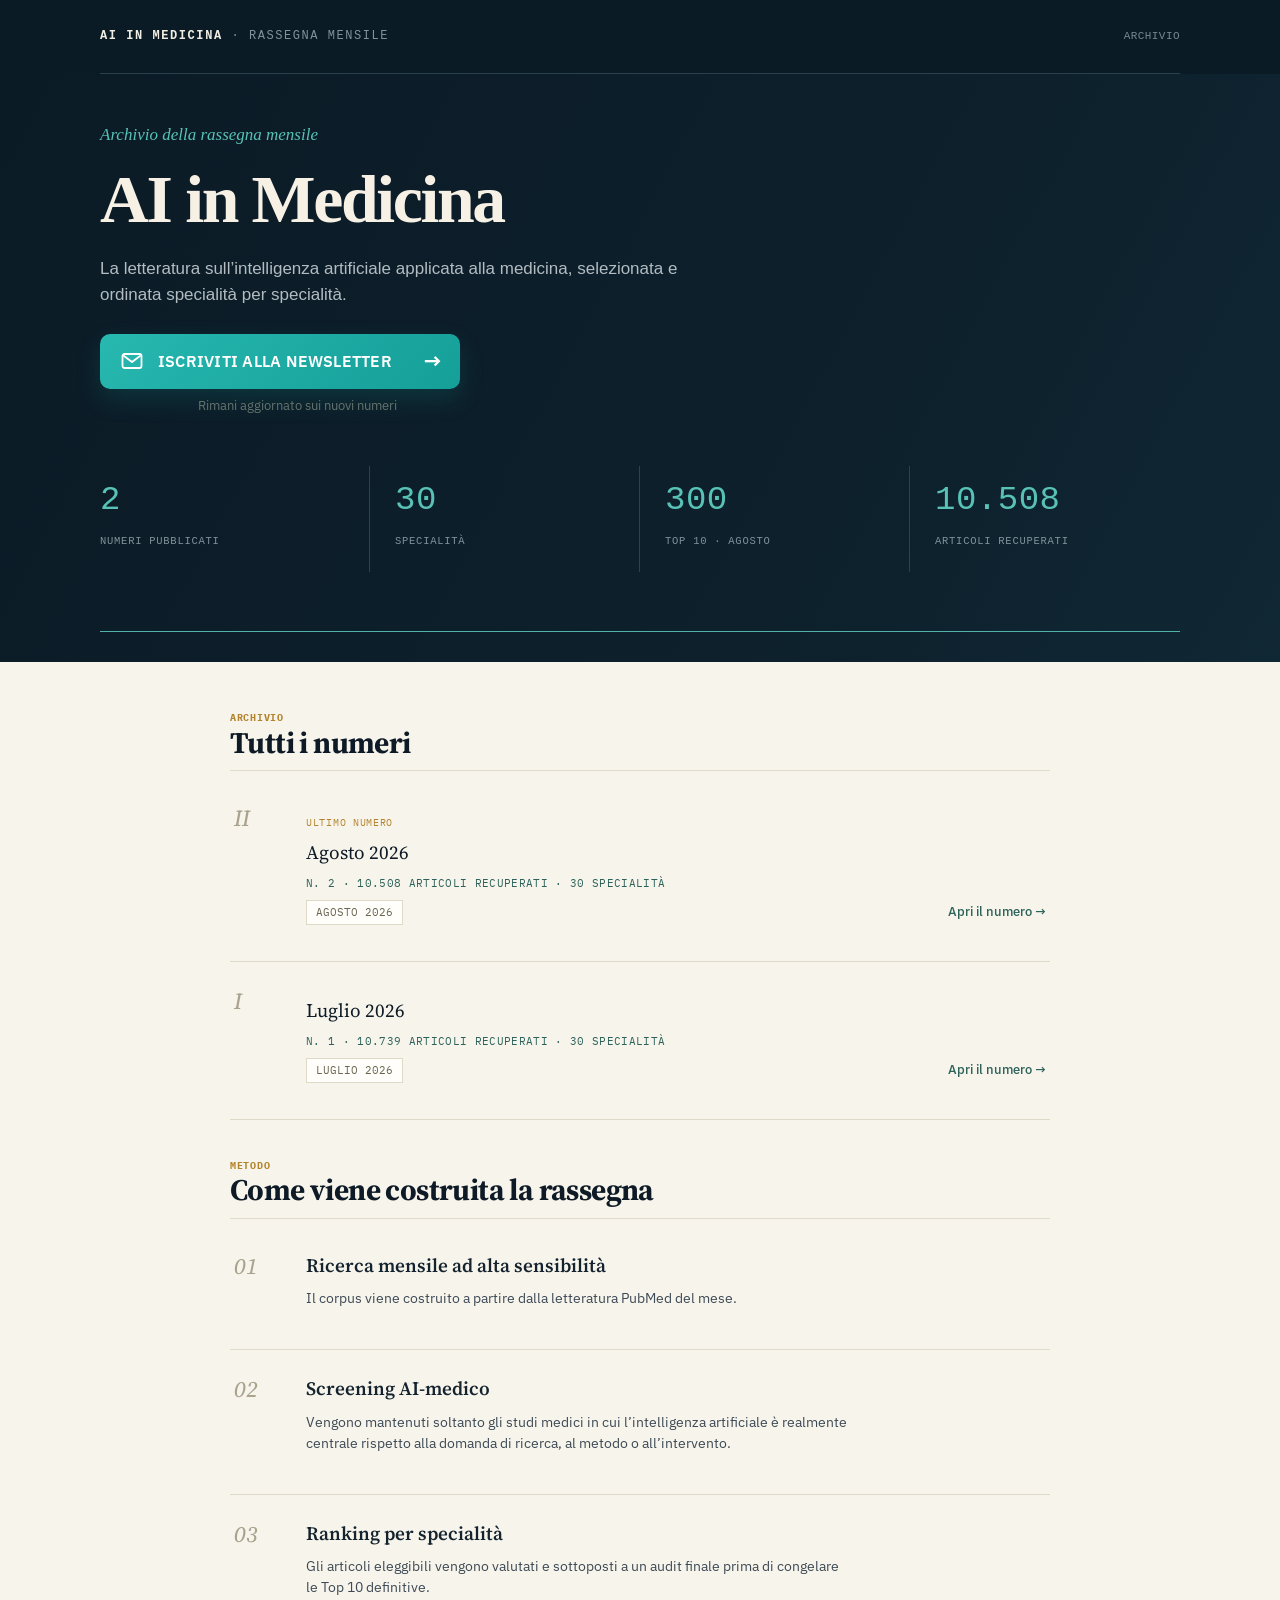
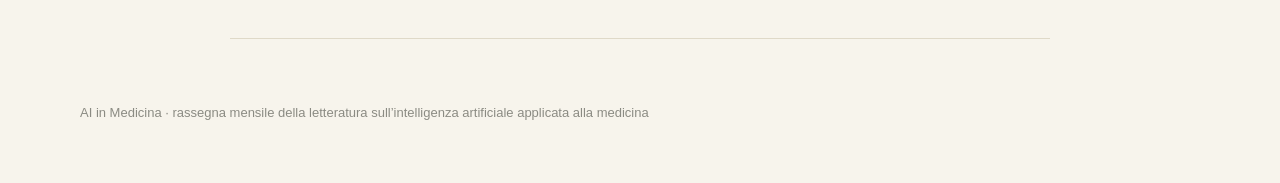
<file: index.html>
<!DOCTYPE html>
<html lang="it">
<head>
<meta charset="utf-8"/>
<meta name="viewport" content="width=device-width,initial-scale=1"/>
<title>AI in Medicina — archivio</title>
<meta name="description" content="Rassegna mensile della letteratura sull'intelligenza artificiale applicata alla medicina."/>
<link rel="preconnect" href="https://fonts.googleapis.com">
<link href="https://fonts.googleapis.com/css2?family=Source+Serif+4:ital,opsz,wght@0,8..60,600;0,8..60,700;1,8..60,500&family=IBM+Plex+Sans:wght@400;500;600&family=IBM+Plex+Mono:wght@400;500&display=swap" rel="stylesheet">
<link href="styles.css" rel="stylesheet"/>
<style>
/* Ingrandimento moderato dei due blocchi mensili */
.issue-card-large{
  padding-top: 28px !important;
  padding-bottom: 28px !important;
  min-height: 158px;
  align-items: center;
}
.issue-card-large .result-content{
  padding-top: 10px;
  padding-bottom: 10px;
}
.issue-card-large .result-title{
  font-size: 2.05rem;
  line-height: 1.08;
  margin-top: 7px;
  margin-bottom: 13px;
}
.issue-card-large .result-citation{
  font-size: 1.02rem;
  line-height: 1.55;
  margin-bottom: 15px;
}
.issue-card-large .result-identifiers{
  margin-top: 2px;
}
.issue-card-large .result-rank{
  align-self: flex-start;
  padding-top: 16px;
}
.issue-card-large .result-rank span{
  font-size: 2.2rem;
  line-height: 1;
}
.issue-card-large .top-badge-ref{
  font-size: .8rem;
  letter-spacing: .08em;
}
@media (max-width: 720px){
  .issue-card-large{
    padding-top: 22px !important;
    padding-bottom: 22px !important;
    min-height: 145px;
  }
  .issue-card-large .result-title{font-size:1.75rem}
  .issue-card-large .result-citation{font-size:.96rem}
  .issue-card-large .result-rank span{font-size:1.95rem}
}

/* Pulsante iscrizione newsletter */
.newsletter-signup{
  margin: 26px 0 8px;
  display: flex;
  align-items: flex-start;
  flex-direction: column;
  width: fit-content;
}
.newsletter-signup-btn{
  display: inline-flex;
  align-items: center;
  gap: 14px;
  min-width: 360px;
  justify-content: space-between;
  padding: 15px 18px 15px 20px;
  border-radius: 10px;
  background: linear-gradient(135deg,#27b8b0 0%,#159f99 100%);
  color: #fff;
  text-decoration: none;
  box-shadow: 0 10px 24px rgba(20,159,153,.18);
  font-family: "IBM Plex Sans",sans-serif;
  font-size: .98rem;
  font-weight: 600;
  letter-spacing: .015em;
  transition: transform .18s ease, box-shadow .18s ease, filter .18s ease;
}
.newsletter-signup-btn:hover{
  transform: translateY(-1px);
  box-shadow: 0 13px 28px rgba(20,159,153,.24);
  filter: brightness(1.02);
}
.newsletter-signup-btn .mail-icon{
  width: 24px;
  height: 24px;
  flex: 0 0 auto;
}
.newsletter-signup-btn .signup-label{
  flex: 1;
}
.newsletter-signup-btn .signup-arrow{
  font-size: 1.35rem;
  line-height: 1;
}
.newsletter-signup-note{
  margin: 8px 0 0 98px;
  color: #65736e;
  font-family: "IBM Plex Sans",sans-serif;
  font-size: .83rem;
  line-height: 1.35;
}
@media (max-width: 560px){
  .newsletter-signup{
    width: 100%;
  }
  .newsletter-signup-btn{
    width: 100%;
    min-width: 0;
    padding: 14px 16px;
    font-size: .92rem;
  }
  .newsletter-signup-note{
    margin-left: 0;
    width: 100%;
    text-align: center;
  }
}

</style>
</head>

<body class="issue-page">
<header class="topbar issue-topbar">
  <div class="wrap">
    <a class="brand" href="./">AI IN MEDICINA <span>· RASSEGNA MENSILE</span></a>
    <div class="issue-meta">ARCHIVIO</div>
  </div>
</header>

<main>
<section class="hero">
  <div class="wrap">
    <div class="hero-kicker">Archivio della rassegna mensile</div>
    <h1>AI in Medicina</h1>
    <p>La letteratura sull’intelligenza artificiale applicata alla medicina, selezionata e ordinata specialità per specialità.</p>


    <div class="newsletter-signup">
      <a class="newsletter-signup-btn" href="iscriviti/" aria-label="Iscriviti alla newsletter AI in Medicina">
        <svg class="mail-icon" viewBox="0 0 24 24" aria-hidden="true">
          <rect x="2.5" y="5" width="19" height="14" rx="2" fill="none" stroke="currentColor" stroke-width="1.8"/>
          <path d="M4 7l8 6 8-6" fill="none" stroke="currentColor" stroke-width="1.8" stroke-linecap="round" stroke-linejoin="round"/>
        </svg>
        <span class="signup-label">ISCRIVITI ALLA NEWSLETTER</span>
        <span class="signup-arrow" aria-hidden="true">→</span>
      </a>
      <div class="newsletter-signup-note">Rimani aggiornato sui nuovi numeri</div>
    </div>

    <div class="stats">
      <div class="stat"><b>2</b><span>numeri pubblicati</span></div>
      <div class="stat"><b>30</b><span>specialità</span></div>
      <div class="stat"><b>300</b><span>Top 10 · agosto</span></div>
      <div class="stat"><b>10.508</b><span>articoli recuperati</span></div>
    </div>

    <div class="pulse-line" aria-hidden="true"><span></span></div>
  </div>
</section>

<div class="wrap top10-container">

  <section class="section specialty-section" id="numeri">
    <div class="section-head">
      <div>
        <div class="eyebrow">Archivio</div>
        <h2>Tutti i numeri</h2>
      </div>
    </div>

    <div class="results-list">

      <article class="pub-result top-result issue-card-large">
        <div class="result-rank"><span>II</span></div>
        <div class="result-content">
          <span class="top-badge-ref">ULTIMO NUMERO</span>
          <h3 class="result-title">
            <a href="2026-08/">Agosto 2026</a>
          </h3>
          <p class="result-citation">N. 2 · 10.508 articoli recuperati · 30 specialità</p>
          <div class="result-identifiers">
            <span>AGOSTO 2026</span>
            <a href="2026-08/">Apri il numero →</a>
          </div>
        </div>
      </article>

      <article class="pub-result top-result issue-card-large">
        <div class="result-rank"><span>I</span></div>
        <div class="result-content">
          <h3 class="result-title">
            <a href="2026-07/">Luglio 2026</a>
          </h3>
          <p class="result-citation">N. 1 · 10.739 articoli recuperati · 30 specialità</p>
          <div class="result-identifiers">
            <span>LUGLIO 2026</span>
            <a href="2026-07/">Apri il numero →</a>
          </div>
        </div>
      </article>

    </div>
  </section>

  <section class="section specialty-section">
    <div class="section-head">
      <div>
        <div class="eyebrow">Metodo</div>
        <h2>Come viene costruita la rassegna</h2>
      </div>
    </div>

    <div class="results-list">
      <article class="pub-result">
        <div class="result-rank"><span>01</span></div>
        <div class="result-content">
          <h3 class="result-title">Ricerca mensile ad alta sensibilità</h3>
          <p class="result-abstract">Il corpus viene costruito a partire dalla letteratura PubMed del mese.</p>
        </div>
      </article>

      <article class="pub-result">
        <div class="result-rank"><span>02</span></div>
        <div class="result-content">
          <h3 class="result-title">Screening AI-medico</h3>
          <p class="result-abstract">Vengono mantenuti soltanto gli studi medici in cui l’intelligenza artificiale è realmente centrale rispetto alla domanda di ricerca, al metodo o all’intervento.</p>
        </div>
      </article>

      <article class="pub-result">
        <div class="result-rank"><span>03</span></div>
        <div class="result-content">
          <h3 class="result-title">Ranking per specialità</h3>
          <p class="result-abstract">Gli articoli eleggibili vengono valutati e sottoposti a un audit finale prima di congelare le Top 10 definitive.</p>
        </div>
      </article>
    </div>
  </section>

</div>
</main>

<footer class="footer">
  <div class="wrap">AI in Medicina · rassegna mensile della letteratura sull’intelligenza artificiale applicata alla medicina</div>
</footer>
</body>
</html>
</file>
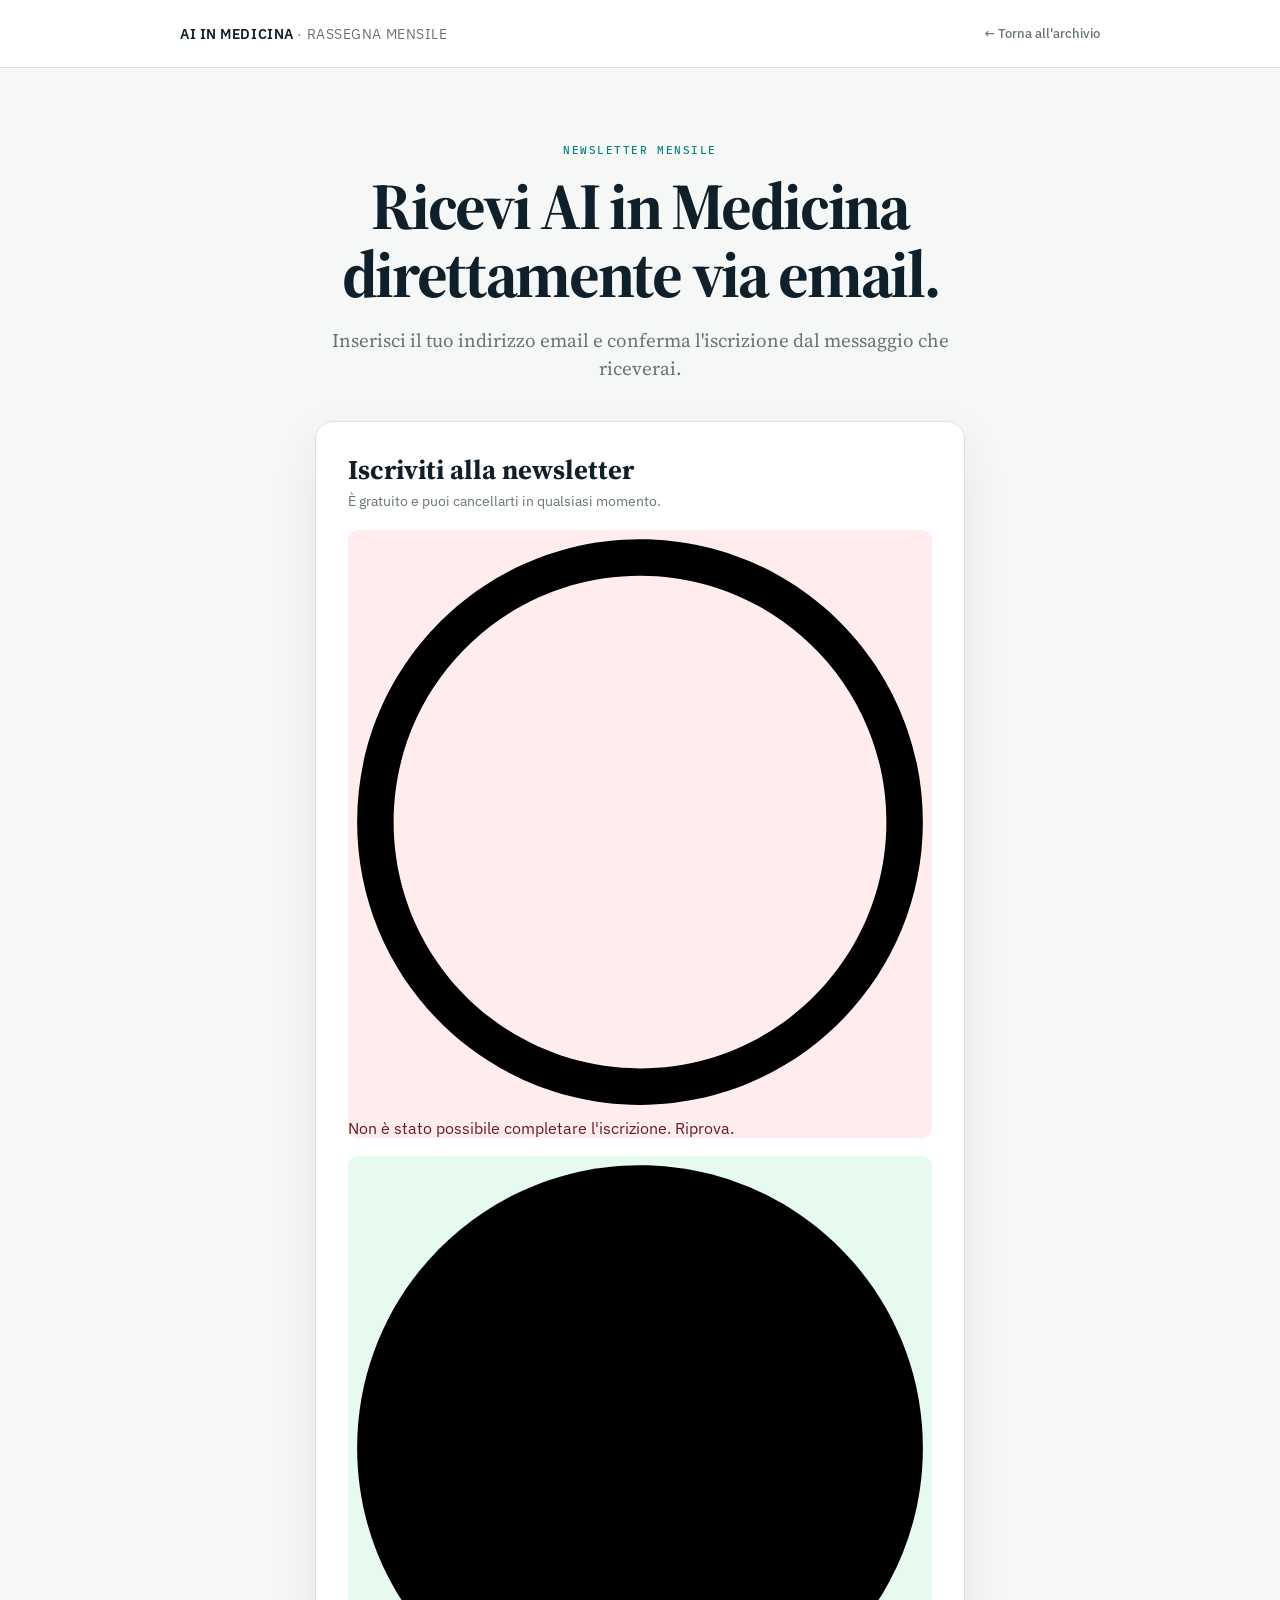
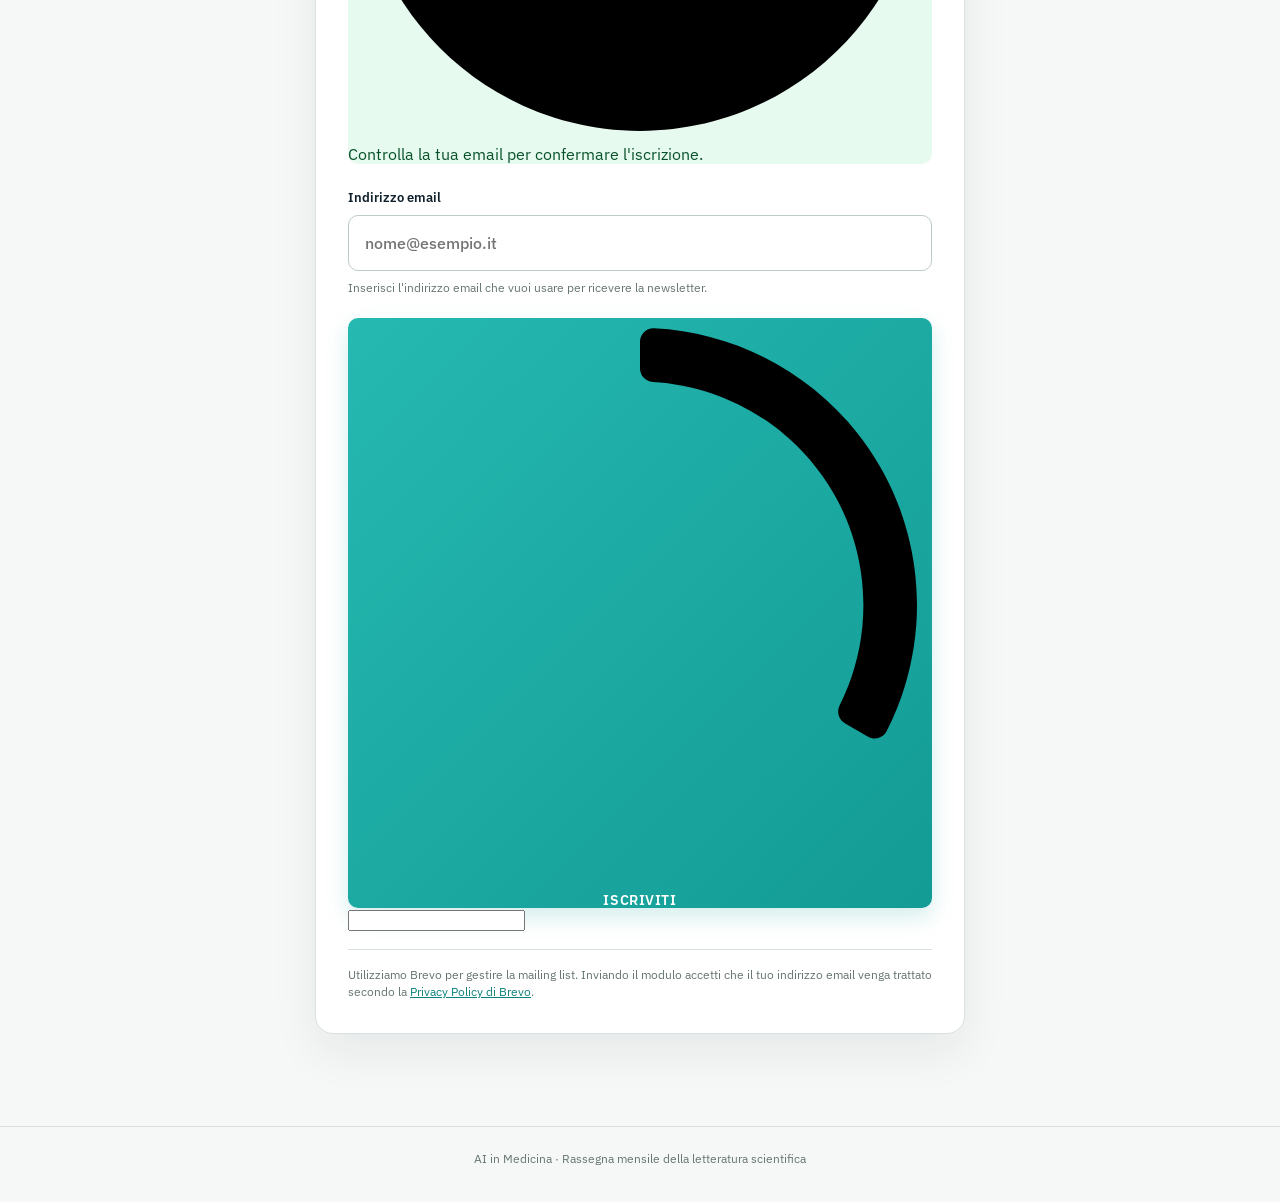
<file: iscriviti/index.html>
<!doctype html>
<html lang="it">
<head>
<meta charset="utf-8">
<meta name="viewport" content="width=device-width,initial-scale=1">
<title>Iscriviti — AI in Medicina</title>
<meta name="description" content="Iscriviti gratuitamente alla newsletter mensile AI in Medicina.">

<link rel="preconnect" href="https://fonts.googleapis.com">
<link href="https://fonts.googleapis.com/css2?family=Source+Serif+4:opsz,wght@8..60,600;8..60,700&family=IBM+Plex+Sans:wght@400;500;600&family=IBM+Plex+Mono:wght@400;500&display=swap" rel="stylesheet">
<link rel="stylesheet" href="https://sibforms.com/forms/end-form/build/sib-styles.css">

<style>
:root {
  --ink:#10202b;
  --paper:#f6f8f7;
  --white:#fff;
  --muted:#66756f;
  --rule:#d8e1de;
  --teal:#18a9a2;
  --teal-dark:#0d817c;
}
*{box-sizing:border-box}
html,body{margin:0;padding:0}
body{
  min-height:100vh;
  background:var(--paper);
  color:var(--ink);
  font-family:"IBM Plex Sans",Arial,sans-serif;
}
.wrap{width:min(920px,calc(100% - 40px));margin:auto}
.topbar{
  min-height:68px;
  display:flex;
  align-items:center;
  border-bottom:1px solid var(--rule);
  background:#fff;
}
.topbar .wrap{
  display:flex;
  align-items:center;
  justify-content:space-between;
  gap:18px;
}
.brand{
  color:var(--ink);
  text-decoration:none;
  font-size:14px;
  font-weight:600;
  letter-spacing:.04em;
}
.brand span{font-weight:400;color:var(--muted)}
.back{color:var(--muted);text-decoration:none;font-size:13px;font-weight:500}
main{padding:76px 0 92px}
.hero{text-align:center}
.kicker{
  color:var(--teal-dark);
  font:500 11px/1.2 "IBM Plex Mono",monospace;
  letter-spacing:.14em;
  text-transform:uppercase;
  margin-bottom:16px;
}
h1{
  max-width:800px;
  margin:0 auto;
  font:700 clamp(42px,6vw,66px)/1.02 "Source Serif 4",Georgia,serif;
  letter-spacing:-.035em;
}
.lead{
  max-width:640px;
  margin:18px auto 0;
  color:var(--muted);
  font:400 19px/1.5 "Source Serif 4",Georgia,serif;
}
.signup-card{
  width:min(650px,100%);
  margin:38px auto 0;
  padding:32px;
  background:var(--white);
  border:1px solid var(--rule);
  border-radius:18px;
  box-shadow:0 18px 48px rgba(16,32,43,.07);
  text-align:left;
}
.signup-card h2{
  margin:0 0 7px;
  font:700 27px/1.15 "Source Serif 4",Georgia,serif;
}
.signup-card .sub{margin:0 0 20px;color:var(--muted);font-size:14px}

/* Keep Brevo's required structure, restyle only */
.sib-form{
  padding:0 !important;
  background:transparent !important;
  text-align:left !important;
}
.sib-form-container{
  max-width:none !important;
  margin:0 !important;
}
#sib-container{
  max-width:none !important;
  width:100% !important;
  padding:0 !important;
  margin:0 !important;
  border:0 !important;
  background:transparent !important;
  text-align:left !important;
}
.sib-input.sib-form-block{padding:0 !important}
.form__label-row{display:block !important}
.entry__label{
  display:block !important;
  margin:0 0 8px !important;
  color:var(--ink) !important;
  font:600 13px/1.3 "IBM Plex Sans",Arial,sans-serif !important;
}
.entry__field{
  width:100% !important;
  border:0 !important;
  background:transparent !important;
  padding:0 !important;
}
#EMAIL{
  width:100% !important;
  min-height:56px !important;
  padding:0 16px !important;
  border:1px solid #bccbc6 !important;
  border-radius:10px !important;
  background:#fff !important;
  color:var(--ink) !important;
  font:500 16px/1 "IBM Plex Sans",Arial,sans-serif !important;
  outline:none !important;
}
#EMAIL:focus{
  border-color:var(--teal) !important;
  box-shadow:0 0 0 4px rgba(24,169,162,.12) !important;
}
.entry__specification{
  display:block !important;
  margin-top:8px !important;
  color:var(--muted) !important;
  font:400 12px/1.45 "IBM Plex Sans",Arial,sans-serif !important;
}
.entry__error{
  font-family:"IBM Plex Sans",Arial,sans-serif !important;
  font-size:12px !important;
  margin-top:7px !important;
}
.button-row{padding:14px 0 0 !important}
.sib-form-block{padding:0 !important}
.sib-form-block__button{
  width:100% !important;
  min-height:56px !important;
  border:0 !important;
  border-radius:10px !important;
  background:linear-gradient(135deg,#25b9b1,#139b95) !important;
  color:#fff !important;
  text-align:center !important;
  font:600 14px/1 "IBM Plex Sans",Arial,sans-serif !important;
  letter-spacing:.04em !important;
  box-shadow:0 9px 22px rgba(19,155,149,.18) !important;
}
.sib-form-message-panel{
  max-width:none !important;
  width:100% !important;
  margin:0 0 18px !important;
  border-radius:10px !important;
  font-family:"IBM Plex Sans",Arial,sans-serif !important;
}
.privacy{
  margin:18px 0 0;
  padding-top:16px;
  border-top:1px solid var(--rule);
  color:var(--muted);
  font-size:11.5px;
  line-height:1.5;
}
.privacy a{color:var(--teal-dark)}
footer{
  border-top:1px solid var(--rule);
  padding:24px 0 36px;
  color:var(--muted);
  font-size:12px;
  text-align:center;
}
@media(max-width:640px){
  main{padding:54px 0 70px}
  .signup-card{padding:22px}
  .brand span{display:none}
}
</style>
</head>

<body>
<header class="topbar">
  <div class="wrap">
    <a class="brand" href="../">AI IN MEDICINA <span>· RASSEGNA MENSILE</span></a>
    <a class="back" href="../">← Torna all'archivio</a>
  </div>
</header>

<main>
  <div class="wrap hero">
    <div class="kicker">Newsletter mensile</div>
    <h1>Ricevi AI in Medicina direttamente via email.</h1>
    <p class="lead">Inserisci il tuo indirizzo email e conferma l'iscrizione dal messaggio che riceverai.</p>

    <section class="signup-card">
      <h2>Iscriviti alla newsletter</h2>
      <p class="sub">È gratuito e puoi cancellarti in qualsiasi momento.</p>

      <div class="sib-form">
        <div id="sib-form-container" class="sib-form-container">

          <div id="error-message" class="sib-form-message-panel"
               style="font-family:Helvetica,sans-serif;font-size:16px;text-align:left;color:#661d1d;background-color:#ffeded;border-color:#ff4949;border-radius:3px;max-width:540px;">
            <div class="sib-form-message-panel__text sib-form-message-panel__text--center">
              <svg viewBox="0 0 512 512" class="sib-icon sib-notification__icon">
                <path d="M256 40c118.621 0 216 96.075 216 216 0 119.291-96.61 216-216 216-119.244 0-216-96.562-216-216 0-119.203 96.602-216 216-216m0-32C119.043 8 8 119.083 8 256c0 136.997 111.043 248 248 248s248-111.003 248-248C504 119.083 392.957 8 256 8z"/>
              </svg>
              <span class="sib-form-message-panel__inner-text">
                Non è stato possibile completare l'iscrizione. Riprova.
              </span>
            </div>
          </div>

          <div></div>

          <div id="success-message" class="sib-form-message-panel"
               style="font-family:Helvetica,sans-serif;font-size:16px;text-align:left;color:#085229;background-color:#e7faf0;border-color:#13ce66;border-radius:3px;max-width:540px;">
            <div class="sib-form-message-panel__text sib-form-message-panel__text--center">
              <svg viewBox="0 0 512 512" class="sib-icon sib-notification__icon">
                <path d="M256 8C119.033 8 8 119.033 8 256s111.033 248 248 248 248-111.033 248-248S392.967 8 256 8z"/>
              </svg>
              <span class="sib-form-message-panel__inner-text">
                Controlla la tua email per confermare l'iscrizione.
              </span>
            </div>
          </div>

          <div></div>

          <div id="sib-container" class="sib-container--large sib-container--vertical">
            <form id="sib-form" method="POST" action="https://266c0737.sibforms.com/serve/[base64]" data-type="subscription">

              <div style="padding:8px 0;">
                <div class="sib-input sib-form-block">
                  <div class="form__entry entry_block">
                    <div class="form__label-row">
                      <label class="entry__label"
                             for="EMAIL"
                             data-required="*">
                        Indirizzo email
                      </label>

                      <div class="entry__field">
                        <input class="input"
                               type="text"
                               id="EMAIL"
                               name="EMAIL"
                               autocomplete="off"
                               value=""
                               placeholder="nome@esempio.it"
                               data-required="true"
                               required />
                      </div>
                    </div>

                    <label class="entry__error entry__error--primary"></label>

                    <label class="entry__specification">
                      Inserisci l'indirizzo email che vuoi usare per ricevere la newsletter.
                    </label>
                  </div>
                </div>
              </div>

              <div class="button-row">
                <div class="sib-form-block" style="text-align:left">
                  <button class="sib-form-block__button sib-form-block__button-with-loader"
                          form="sib-form"
                          type="submit">
                    <svg class="icon clickable__icon progress-indicator__icon sib-hide-loader-icon"
                         viewBox="0 0 512 512">
                      <path d="M460.116 373.846l-20.823-12.022c-5.541-3.199-7.54-10.159-4.663-15.874 30.137-59.886 28.343-131.652-5.386-189.946-33.641-58.394-94.896-95.833-161.827-99.676C261.028 55.961 256 50.751 256 44.352V20.309c0-6.904 5.808-12.337 12.703-11.982 83.556 4.306 160.163 50.864 202.11 123.677 42.063 72.696 44.079 162.316 6.031 236.832-3.14 6.148-10.75 8.461-16.728 5.01z"/>
                    </svg>
                    ISCRIVITI
                  </button>
                </div>
              </div>

              <input type="text" name="email_address_check" value="" class="input--hidden">
              <input type="hidden" name="locale" value="en">
            </form>
          </div>
        </div>
      </div>

      <p class="privacy">
        Utilizziamo Brevo per gestire la mailing list. Inviando il modulo accetti che il tuo indirizzo email venga trattato secondo la
        <a href="https://www.brevo.com/en/legal/privacypolicy/" target="_blank" rel="nofollow noopener">Privacy Policy di Brevo</a>.
      </p>
    </section>
  </div>
</main>

<footer>
  <div class="wrap">AI in Medicina · Rassegna mensile della letteratura scientifica</div>
</footer>

<script>
window.REQUIRED_CODE_ERROR_MESSAGE = 'Please choose a country code';
window.LOCALE = 'en';
window.EMAIL_INVALID_MESSAGE = window.SMS_INVALID_MESSAGE =
  "L'indirizzo email inserito non è valido. Controllalo e riprova.";
window.REQUIRED_ERROR_MESSAGE = "Questo campo è obbligatorio. ";
window.GENERIC_INVALID_MESSAGE =
  "Le informazioni inserite non sono valide. Controllale e riprova.";
window.INVALID_NUMBER =
  "Le informazioni inserite non sono valide. Controllale e riprova.";
window.INVALID_DATE = "Please enter a valid date";
window.REQUIRED_MULTISELECT_MESSAGE = 'Please select at least 1 option';
window.translation = {
  common: {
    selectedList: '{quantity} list selected',
    selectedLists: '{quantity} lists selected',
    selectedOption: '{quantity} selected',
    selectedOptions: '{quantity} selected'
  }
};
var AUTOHIDE = Boolean(0);
</script>

<script defer src="https://sibforms.com/forms/end-form/build/main.js"></script>
</body>
</html>
</file>
<file: styles.css>
:root{--bg:#f6f8fb;--surface:#fff;--ink:#172033;--muted:#687386;--line:#e6eaf0;--accent:#2457d6;--accent2:#0f766e;--warm:#a16207;--shadow:0 12px 35px rgba(26,39,68,.08);--radius:20px}
*{box-sizing:border-box}html{scroll-behavior:smooth}body{margin:0;background:var(--bg);color:var(--ink);font-family:Inter,ui-sans-serif,-apple-system,BlinkMacSystemFont,"Segoe UI",sans-serif;line-height:1.55}.wrap{width:min(1120px,calc(100% - 32px));margin:auto}.topbar{position:sticky;top:0;z-index:20;background:rgba(246,248,251,.88);backdrop-filter:blur(16px);border-bottom:1px solid rgba(230,234,240,.9)}.topbar .wrap{height:68px;display:flex;align-items:center;justify-content:space-between}.brand{font-weight:850;letter-spacing:-.03em}.brand span{color:var(--accent)}.nav a{color:var(--muted);text-decoration:none;margin-left:20px;font-weight:650;font-size:14px}.hero{padding:80px 0 44px}.eyebrow{font-weight:800;color:var(--accent);text-transform:uppercase;letter-spacing:.12em;font-size:12px}.hero h1{font-size:clamp(42px,7vw,74px);line-height:.98;letter-spacing:-.055em;margin:14px 0 20px;max-width:870px}.hero p{font-size:20px;color:var(--muted);max-width:760px}.stats{display:grid;grid-template-columns:repeat(4,1fr);gap:14px;margin:34px 0}.stat{background:var(--surface);border:1px solid var(--line);border-radius:18px;padding:20px;box-shadow:var(--shadow)}.stat b{display:block;font-size:30px;letter-spacing:-.04em}.stat span{color:var(--muted);font-size:14px}.panel{background:var(--surface);border:1px solid var(--line);border-radius:var(--radius);padding:28px;box-shadow:var(--shadow);margin:20px 0}.panel h2{margin-top:0;letter-spacing:-.03em}.archive-card{display:block;text-decoration:none;color:inherit}.archive-card:hover{transform:translateY(-2px)}.issue{display:flex;align-items:center;justify-content:space-between;gap:18px}.issue .arrow{font-size:28px;color:var(--accent)}.issue p{margin:5px 0 0;color:var(--muted)}.toolbar{display:flex;gap:12px;flex-wrap:wrap;margin:24px 0}.search{flex:1;min-width:260px;border:1px solid var(--line);border-radius:14px;padding:14px 16px;font:inherit;background:white}.specialty-select-wrap{margin-top:6px;max-width:520px}.select-label{display:block;font-size:13px;font-weight:750;color:var(--muted);margin:0 0 8px}.specialty-select{width:100%;border:1px solid var(--line);border-radius:14px;padding:14px 44px 14px 16px;font:inherit;font-weight:650;color:var(--ink);background:white;cursor:pointer}.section{padding:30px 0 10px;scroll-margin-top:82px}.section-head{display:flex;justify-content:space-between;align-items:end;gap:16px;border-bottom:1px solid var(--line);padding-bottom:12px;margin-bottom:14px}.section h2{margin:0;font-size:30px;letter-spacing:-.035em}.section-head a{color:var(--muted);text-decoration:none;font-size:13px}.article{display:grid;grid-template-columns:68px 1fr;gap:18px;align-items:start;padding:22px 0;border-bottom:1px solid var(--line)}.rank{width:48px;height:48px;border-radius:14px;background:#eef3ff;color:var(--accent);display:grid;place-items:center;font-weight:900}.article h3{font-size:18px;line-height:1.35;margin:0 0 9px;letter-spacing:-.015em}.meta{display:flex;gap:10px;flex-wrap:wrap;color:var(--muted);font-size:13px}.pmid{color:var(--accent);font-weight:750;text-decoration:none}.footer{padding:60px 0;color:var(--muted);font-size:13px}.hidden{display:none!important}.note{font-size:13px;color:var(--muted)}
@media(max-width:800px){.stats{grid-template-columns:repeat(2,1fr)}.article{grid-template-columns:48px 1fr}.hero{padding-top:52px}.nav{display:none}}@media(max-width:480px){.stats{grid-template-columns:1fr 1fr}.stat b{font-size:24px}.article h3{font-size:16px}.wrap{width:min(100% - 22px,1120px)}}


/* V3 — navigazione, ricerca per argomento e card editoriali */
.select-label{font-size:19px;font-weight:850;color:var(--ink);letter-spacing:-.02em;margin:0 0 10px}
.specialty-select-wrap{margin-top:12px;max-width:620px}
.specialty-select{min-height:56px;font-size:16px;border-radius:16px;box-shadow:0 6px 18px rgba(26,39,68,.05)}

.topic-finder{margin-top:26px;padding:24px;border-radius:18px;background:linear-gradient(135deg,#f8faff 0%,#f3f7ff 100%);border:1px solid #dfe7f8}
.topic-finder-head h3{font-size:25px;line-height:1.15;margin:7px 0 7px;letter-spacing:-.035em}
.topic-finder-head p{margin:0;color:var(--muted);max-width:800px;font-size:14px}
.topic-controls{display:grid;grid-template-columns:minmax(210px,280px) 1fr auto;gap:10px;margin-top:18px;align-items:center}
.topic-select,.topic-search{width:100%;min-height:54px;border:1px solid #dbe3f1;border-radius:14px;background:white;color:var(--ink);font:inherit}
.topic-select{padding:0 38px 0 14px;font-weight:700;cursor:pointer}
.topic-input-wrap{position:relative}.topic-search{padding:0 16px 0 46px}.topic-search-icon{position:absolute;left:16px;top:50%;transform:translateY(-50%);font-size:24px;color:var(--accent);pointer-events:none}
.clear-topic{min-height:54px;border:1px solid #dbe3f1;border-radius:14px;background:white;color:var(--ink);font:inherit;font-weight:750;padding:0 18px;cursor:pointer}.clear-topic:hover{border-color:#b9c7e5;background:#fbfcff}
.topic-result{min-height:22px;margin-top:12px;color:var(--muted);font-size:13px;font-weight:650}

.section{padding:38px 0 8px}
.section-head{border-bottom:0;padding-bottom:4px;margin-bottom:16px;align-items:center}
.section h2{font-size:34px}.section-head a{font-size:14px;font-weight:700;padding:8px 0}
.article{position:relative;display:grid;grid-template-columns:64px 1fr;gap:18px;align-items:start;padding:22px;margin:0 0 12px;border:1px solid var(--line);border-radius:18px;background:var(--surface);box-shadow:0 7px 24px rgba(26,39,68,.045);transition:transform .18s ease,box-shadow .18s ease,border-color .18s ease}
.article:hover{transform:translateY(-2px);box-shadow:0 14px 32px rgba(26,39,68,.08);border-color:#d5dceb}
.rank{width:52px;height:52px;border-radius:16px;background:#eef3ff;color:var(--accent);font-size:17px;box-shadow:inset 0 0 0 1px #dfe8ff}
.specialty-section .article:nth-of-type(-n+3){border-left:4px solid var(--accent)}
.specialty-section .article:nth-of-type(-n+3) .rank{background:var(--accent);color:#fff;box-shadow:none}
.article-body{min-width:0}.article h3{font-size:19px;line-height:1.38;margin:0 0 14px;letter-spacing:-.018em;font-weight:780}
.meta{display:flex;align-items:center;gap:10px;flex-wrap:wrap}
.pmid-badge{display:inline-flex;align-items:center;min-height:34px;border:1px solid var(--line);border-radius:999px;padding:0 11px;background:#f8fafc;color:var(--muted);font-size:12px;font-weight:750;letter-spacing:.02em}
.pubmed-button{display:inline-flex;align-items:center;gap:4px;min-height:34px;border-radius:999px;padding:0 13px;background:#eef3ff;color:var(--accent)!important;font-size:12px!important;font-weight:850!important;text-decoration:none;transition:background .15s ease,transform .15s ease}.pubmed-button:hover{background:#e2eaff;transform:translateY(-1px)}

@media(max-width:800px){.topic-controls{grid-template-columns:1fr}.clear-topic{width:100%}.article{grid-template-columns:52px 1fr;padding:18px}.section h2{font-size:29px}}
@media(max-width:480px){.select-label{font-size:17px}.topic-finder{padding:18px}.topic-finder-head h3{font-size:22px}.article{grid-template-columns:1fr;gap:12px}.rank{width:46px;height:46px}.article h3{font-size:17px}.meta{gap:8px}}


/* V4 — ricerca sull'intero corpus mensile */
#indice{padding:28px}
#indice>.topic-finder{margin-top:0}
.corpus-results{margin-top:22px;display:grid;gap:12px}
.corpus-card{display:grid;grid-template-columns:1fr auto;gap:20px;align-items:center;background:#fff;border:1px solid var(--line);border-radius:18px;padding:20px;box-shadow:0 7px 22px rgba(26,39,68,.045)}
.corpus-card-main{min-width:0}.corpus-card h3{font-size:18px;line-height:1.38;margin:8px 0 7px;letter-spacing:-.015em}.corpus-meta{margin:0;color:var(--muted);font-size:13px}.corpus-badges{display:flex;gap:7px;flex-wrap:wrap}.corpus-badge,.top10-badge{display:inline-flex;align-items:center;min-height:27px;border-radius:999px;padding:0 9px;font-size:10px;font-weight:850;letter-spacing:.035em}.corpus-badge{background:#f1f4f8;color:#5b6678}.top10-badge{background:#e8efff;color:var(--accent);border:1px solid #d6e2ff}.corpus-card-actions{display:flex;flex-direction:column;align-items:flex-end;gap:8px;min-width:150px}.corpus-more{padding:14px 6px;color:var(--muted);font-size:13px;font-weight:650;text-align:center}.topic-finder-head p{max-width:900px}
@media(max-width:800px){.corpus-card{grid-template-columns:1fr}.corpus-card-actions{align-items:flex-start;flex-direction:row;flex-wrap:wrap;min-width:0}}


/* V5 — risultati scientifici ispirati alla leggibilità di PubMed */
.top10-container{margin-top:16px}
.results-list{background:var(--surface);border:1px solid var(--line);border-radius:20px;overflow:hidden;box-shadow:0 8px 28px rgba(26,39,68,.055)}
.pub-result{display:grid;grid-template-columns:64px minmax(0,1fr);gap:20px;padding:26px 26px 25px;background:#fff;border-bottom:1px solid var(--line)}
.pub-result:last-child{border-bottom:0}
.pub-result:hover{background:#fbfcff}
.result-rank{padding-top:4px;color:#697386;font-size:14px;text-align:center}
.result-rank span{display:inline-grid;place-items:center;min-width:42px;height:42px;padding:0 8px;border:1px solid #dfe5ef;border-radius:11px;background:#fafbfc;font-weight:850;color:#465267}
.top-result:nth-child(-n+3) .result-rank span{background:#eef3ff;border-color:#d8e3ff;color:var(--accent)}
.result-content{min-width:0}
.result-badges{display:flex;flex-wrap:wrap;gap:7px;margin-bottom:7px}
.result-badge{display:inline-flex;align-items:center;min-height:25px;padding:0 8px;border-radius:999px;font-size:10px;font-weight:850;letter-spacing:.04em}
.top-badge{background:#eaf0ff;color:var(--accent);border:1px solid #d8e3ff}
.corpus-badge{background:#f0f3f7;color:#667185;border:1px solid #e4e8ee}
.result-title{font-size:21px!important;line-height:1.32!important;letter-spacing:-.02em!important;margin:0 0 7px!important;font-weight:730!important}
.result-title a{color:#0b69b7;text-decoration:none}
.result-title a:hover{text-decoration:underline;text-underline-offset:3px}
.result-authors{margin:0 0 4px;color:#202938;font-size:14px;line-height:1.5}
.result-citation{margin:0 0 5px;color:#41814e;font-size:14px;font-weight:650;line-height:1.5}
.result-identifiers{display:flex;gap:16px;flex-wrap:wrap;align-items:center;margin:0 0 10px;color:#4f7d58;font-size:13px}
.result-identifiers a{color:#b45309;text-decoration:none;font-weight:800}.result-identifiers a:hover{text-decoration:underline}
.result-abstract{max-width:980px;margin:7px 0 0;color:#252c38;font-size:14.5px;line-height:1.62}
.search-rank span{background:#fff}
.corpus-results{margin-top:20px;background:var(--surface);border:1px solid var(--line);border-radius:20px;overflow:hidden;box-shadow:0 8px 28px rgba(26,39,68,.055);display:block}
.corpus-results .pub-result{margin:0;border-radius:0;box-shadow:none}
.corpus-more{padding:18px 24px;background:#fafbfc;border-top:1px solid var(--line);color:var(--muted);font-size:13px;font-weight:700;text-align:center}
.topic-finder-head p{font-size:15px}
.topic-search{font-size:16px}
.section-head{margin-top:6px}
@media(max-width:800px){.pub-result{grid-template-columns:48px minmax(0,1fr);gap:14px;padding:20px 17px}.result-rank span{min-width:38px;height:38px}.result-title{font-size:18px!important}.result-authors,.result-citation,.result-abstract{font-size:13.5px}.result-identifiers{gap:10px}}
@media(max-width:520px){.pub-result{grid-template-columns:1fr}.result-rank{text-align:left;padding:0}.result-rank span{height:32px;min-width:44px;border-radius:9px}.result-title{font-size:17.5px!important}}

/* V6 — lista risultati con gerarchia visiva PubMed-like, basata sul riferimento fornito */
.results-list,
.corpus-results{
  background:#fff;
  border:0;
  border-radius:0;
  box-shadow:none;
  overflow:visible;
  font-family:Arial,Helvetica,sans-serif;
}
.pub-result{
  display:grid;
  grid-template-columns:52px minmax(0,1fr);
  gap:18px;
  padding:22px 12px 25px 4px;
  margin:0;
  background:#fff;
  border:0;
  border-bottom:1px solid #e5e5e5;
  border-radius:0;
  box-shadow:none;
  transition:none;
  font-family:Arial,Helvetica,sans-serif;
}
.pub-result:last-child{border-bottom:0}
.pub-result:hover{background:#fff;transform:none;box-shadow:none}
.result-rank{
  padding-top:2px;
  color:#5f6368;
  font-size:15px;
  line-height:1.2;
  text-align:center;
  font-family:Arial,Helvetica,sans-serif;
}
.result-rank span,
.top-result:nth-child(-n+3) .result-rank span,
.search-rank span{
  display:block;
  min-width:0;
  height:auto;
  padding:4px 0 0;
  border:0;
  border-radius:0;
  background:transparent;
  color:#5f6368;
  font-size:15px;
  font-weight:400;
  box-shadow:none;
}
.result-badges{display:none!important}
.result-content{min-width:0}
.result-title{
  margin:0 0 7px!important;
  font-family:Arial,Helvetica,sans-serif!important;
  font-size:23px!important;
  line-height:1.28!important;
  letter-spacing:0!important;
  font-weight:400!important;
}
.result-title a{
  color:#306fb6!important;
  text-decoration:none;
  font-weight:400!important;
}
.result-title a:hover{text-decoration:underline;text-underline-offset:2px}
.result-authors{
  margin:0 0 6px;
  color:#212121!important;
  font-family:Arial,Helvetica,sans-serif;
  font-size:16.5px!important;
  line-height:1.42!important;
  font-weight:400;
}
.result-citation{
  margin:0 0 6px;
  color:#597f59!important;
  font-family:Arial,Helvetica,sans-serif;
  font-size:16.5px!important;
  line-height:1.42!important;
  font-weight:400!important;
}
.result-identifiers{
  display:flex;
  gap:26px;
  flex-wrap:wrap;
  align-items:baseline;
  margin:0 0 10px;
  color:#597f59!important;
  font-family:Arial,Helvetica,sans-serif;
  font-size:16px!important;
  line-height:1.4;
  font-weight:400;
}
.result-identifiers span{color:#597f59!important}
.result-identifiers a{
  color:#b35c22!important;
  font-size:16px!important;
  font-weight:700!important;
  text-decoration:none;
}
.result-identifiers a:hover{text-decoration:underline}
.result-abstract{
  max-width:none;
  margin:0;
  color:#212121!important;
  font-family:Arial,Helvetica,sans-serif;
  font-size:16.5px!important;
  line-height:1.58!important;
  font-weight:400;
}
.corpus-results .pub-result{border-radius:0;box-shadow:none}
.corpus-more{
  background:#fff;
  border-top:1px solid #e5e5e5;
  font-family:Arial,Helvetica,sans-serif;
}
@media(max-width:800px){
  .pub-result{grid-template-columns:38px minmax(0,1fr);gap:12px;padding:19px 4px 21px}
  .result-title{font-size:20px!important}
  .result-authors,.result-citation,.result-abstract{font-size:15.5px!important}
  .result-identifiers{font-size:15px!important;gap:14px}
  .result-identifiers a{font-size:15px!important}
}
@media(max-width:520px){
  .pub-result{grid-template-columns:30px minmax(0,1fr);gap:10px}
  .result-rank{text-align:left}
  .result-rank span{font-size:14px;padding-top:3px}
  .result-title{font-size:18px!important;line-height:1.32!important}
  .result-authors,.result-citation,.result-abstract{font-size:15px!important}
  .result-identifiers{font-size:14.5px!important;gap:12px}
  .result-identifiers a{font-size:14.5px!important}
}

/* V7 — layout più sobrio e compatto, ispirato alla densità visiva di PubMed */
.search-wrap{width:min(940px,calc(100% - 32px))}
#indice{padding:24px 26px}
.specialty-jump{padding:2px 0 22px;border-bottom:1px solid #e5e5e5;margin-bottom:22px}
.specialty-jump h3{margin:5px 0 4px;font-size:22px;line-height:1.2;letter-spacing:-.025em}
.specialty-jump p{margin:0 0 13px;color:var(--muted);font-size:13px}
.specialty-jump-select{width:min(560px,100%);min-height:42px;border:1px solid #cfd6df;border-radius:5px;background:#fff;color:#202938;padding:0 36px 0 11px;font:600 14px Arial,Helvetica,sans-serif;cursor:pointer}
.topic-finder{margin-top:0;padding:20px 22px;border-radius:10px}
.topic-finder-head h3{font-size:22px;margin:5px 0 5px}
.topic-finder-head p{font-size:13px;line-height:1.45}
.topic-controls{grid-template-columns:minmax(180px,230px) 1fr auto;gap:8px;margin-top:14px}
.topic-select,.topic-search,.clear-topic{min-height:42px;border-radius:6px;font-size:13.5px}
.topic-search{padding-left:39px}
.topic-search-icon{left:13px;font-size:19px}
.clear-topic{padding:0 14px}
.topic-result{font-size:12.5px;margin-top:9px}

.top10-container{width:min(900px,calc(100% - 32px));margin:12px auto 0}
.section{padding:30px 0 4px;scroll-margin-top:78px}
.section-head{margin:0 0 8px;padding-bottom:8px;border-bottom:1px solid #dedede;align-items:end}
.section h2{font-family:Arial,Helvetica,sans-serif;font-size:25px;line-height:1.15;letter-spacing:-.02em}
.section-head .eyebrow{font-size:10px;letter-spacing:.1em}
.section-head a{font-size:12px;font-weight:400;color:#667085}

.pub-result{grid-template-columns:32px minmax(0,1fr);gap:12px;padding:16px 0 17px 0}
.result-rank{padding-top:1px;font-size:12.5px}
.result-rank span,.top-result:nth-child(-n+3) .result-rank span,.search-rank span{font-size:12.5px;padding-top:2px}
.result-title{font-size:16.5px!important;line-height:1.28!important;margin:0 0 4px!important}
.result-authors{font-size:12.5px!important;line-height:1.36!important;margin:0 0 3px;display:-webkit-box;-webkit-line-clamp:2;-webkit-box-orient:vertical;overflow:hidden}
.result-citation{font-size:12.5px!important;line-height:1.36!important;margin:0 0 3px}
.result-identifiers{gap:16px;margin:0 0 5px;font-size:12.5px!important;line-height:1.35}
.result-identifiers a{font-size:12.5px!important}
.result-abstract{font-size:12.5px!important;line-height:1.43!important;margin:0;display:-webkit-box;-webkit-line-clamp:3;-webkit-box-orient:vertical;overflow:hidden}
.corpus-results{margin-top:14px}
.corpus-results .pub-result{padding-left:0;padding-right:0}
.corpus-more{font-size:12px;padding:13px 10px}

@media(max-width:800px){
  .search-wrap,.top10-container{width:min(100% - 22px,900px)}
  #indice{padding:18px}
  .topic-controls{grid-template-columns:1fr}
  .pub-result{grid-template-columns:28px minmax(0,1fr);gap:9px;padding:15px 0}
  .result-title{font-size:16px!important}
  .result-authors,.result-citation,.result-identifiers,.result-identifiers a,.result-abstract{font-size:12.25px!important}
}

/* V8 — cornice editoriale scura/avorio ispirata al mockup fornito.
   Le regole .pub-result/.result-* della V7 restano volutamente invariate. */
.issue-page{
  --editorial-navy:#0b1b26;
  --editorial-navy-2:#102733;
  --editorial-cream:#f4f1e8;
  --editorial-paper:#fffdf8;
  --editorial-teal:#58c2b6;
  --editorial-teal-dark:#2f756f;
  --editorial-line:#d8d2c5;
  --editorial-soft:#a9b2b7;
  --editorial-ink:#14232d;
  background:var(--editorial-cream);
  color:var(--editorial-ink);
}
.issue-page .issue-topbar{
  position:relative;
  top:auto;
  z-index:1;
  background:var(--editorial-navy);
  backdrop-filter:none;
  border-bottom:0;
  color:#f2eee4;
}
.issue-page .issue-topbar .wrap{
  width:min(1080px,calc(100% - 64px));
  height:74px;
  border-bottom:1px solid #28414c;
}
.issue-page .issue-topbar .brand{
  color:#f2eee4;
  text-decoration:none;
  font-family:"SFMono-Regular",Consolas,"Liberation Mono",monospace;
  font-size:12px;
  font-weight:700;
  letter-spacing:.13em;
}
.issue-page .issue-topbar .brand span{color:#81929b;font-weight:500}
.issue-page .issue-meta{
  color:#748893;
  font-family:"SFMono-Regular",Consolas,"Liberation Mono",monospace;
  font-size:11px;
  letter-spacing:.04em;
  white-space:nowrap;
}
.issue-page .hero{
  padding:48px 0 0;
  background:linear-gradient(118deg,var(--editorial-navy) 0%,#0d202c 66%,#102834 100%);
  color:#f6f0e5;
}
.issue-page .hero .wrap{width:min(1080px,calc(100% - 64px))}
.issue-page .hero-kicker{
  margin:0 0 18px;
  color:var(--editorial-teal);
  font-family:Georgia,"Times New Roman",serif;
  font-size:17px;
  font-style:italic;
}
.issue-page .hero h1{
  max-width:650px;
  margin:0 0 22px;
  color:#f6f0e5;
  font-family:Georgia,"Times New Roman",serif;
  font-size:clamp(46px,5.3vw,68px);
  font-weight:700;
  line-height:.99;
  letter-spacing:-.035em;
}
.issue-page .hero p{
  max-width:590px;
  margin:0;
  color:#b2bcc1;
  font-size:17px;
  line-height:1.55;
}
.issue-page .stats{
  display:grid;
  grid-template-columns:repeat(4,1fr);
  gap:0;
  margin:52px 0 28px;
}
.issue-page .stat{
  min-height:106px;
  padding:8px 24px 8px 0;
  background:transparent;
  border:0;
  border-right:1px solid #294450;
  border-radius:0;
  box-shadow:none;
}
.issue-page .stat:not(:first-child){padding-left:25px}
.issue-page .stat:last-child{border-right:0}
.issue-page .stat b{
  display:block;
  color:var(--editorial-teal);
  font-family:"SFMono-Regular",Consolas,"Liberation Mono",monospace;
  font-size:34px;
  font-weight:500;
  letter-spacing:.015em;
}
.issue-page .stat span{
  color:#80919a;
  font-family:"SFMono-Regular",Consolas,"Liberation Mono",monospace;
  font-size:10.5px;
  letter-spacing:.07em;
  text-transform:uppercase;
}
.issue-page .pulse-line{
  position:relative;
  height:62px;
  overflow:hidden;
}
.issue-page .pulse-line:before{
  content:"";
  position:absolute;
  left:0;right:0;top:31px;
  height:1px;
  background:var(--editorial-teal);
  opacity:.9;
}
.issue-page .pulse-line span{
  position:absolute;
  left:23%;top:16px;
  width:28px;height:31px;
  background:var(--editorial-navy);
}
.issue-page .pulse-line span:before{
  content:"";
  position:absolute;
  inset:0;
  border-left:1.5px solid var(--editorial-teal);
  border-bottom:1.5px solid var(--editorial-teal);
  transform:skewX(-15deg) rotate(-56deg) scale(.72,1.35);
}
.issue-page .search-wrap{
  width:min(1080px,calc(100% - 64px));
  margin:0 auto;
  padding:64px 0 22px;
}
.issue-page #indice{
  margin:0;
  padding:0;
  background:transparent;
  border:0;
  border-radius:0;
  box-shadow:none;
}
.issue-page .specialty-jump{
  display:grid;
  grid-template-columns:minmax(220px,300px) minmax(320px,1fr);
  grid-template-areas:"copy select";
  align-items:end;
  gap:24px;
  margin:0 0 16px;
  padding:20px 24px;
  background:var(--editorial-paper);
  border:1px solid var(--editorial-line);
}
.issue-page .specialty-jump .eyebrow,
.issue-page .topic-finder .eyebrow{
  color:var(--editorial-teal-dark);
  font-family:"SFMono-Regular",Consolas,"Liberation Mono",monospace;
  font-size:10px;
  letter-spacing:.12em;
}
.issue-page .specialty-jump h3{
  margin:4px 0 2px;
  color:var(--editorial-ink);
  font-family:Georgia,"Times New Roman",serif;
  font-size:22px;
  font-weight:700;
}
.issue-page .specialty-jump p{margin:0;color:#7c8589;font-size:12px}
.issue-page .specialty-jump-select{
  grid-area:select;
  width:100%;
  min-height:48px;
  border:1px solid #d7d0c2;
  border-radius:0;
  background:#faf8f2;
  color:#25323a;
  padding:0 42px 0 13px;
  font:500 14px Arial,Helvetica,sans-serif;
}
.issue-page .topic-finder{
  margin:0;
  padding:20px 24px;
  background:var(--editorial-paper);
  border:1px solid var(--editorial-line);
  border-radius:0;
}
.issue-page .topic-finder-head h3{
  margin:3px 0 2px;
  color:var(--editorial-ink);
  font-family:Georgia,"Times New Roman",serif;
  font-size:22px;
  font-weight:700;
  letter-spacing:-.015em;
}
.issue-page .topic-finder-head p{margin:0;color:#7c8589;font-size:12px}
.issue-page .topic-controls{
  grid-template-columns:190px minmax(0,1fr) auto;
  gap:10px;
  margin-top:15px;
}
.issue-page .topic-select,
.issue-page .topic-search,
.issue-page .clear-topic{
  min-height:46px;
  border:1px solid #d7d0c2;
  border-radius:0;
  background:#faf8f2;
  color:#26333a;
  font-family:Arial,Helvetica,sans-serif;
  font-size:13px;
}
.issue-page .topic-search{padding-left:39px}
.issue-page .topic-search-icon{color:var(--editorial-teal-dark);font-size:18px}
.issue-page .clear-topic{padding:0 16px;font-weight:600;cursor:pointer}
.issue-page .clear-topic:hover{background:#f1eee5;border-color:#bfb6a6}
.issue-page .topic-result{margin-top:8px;color:#8a908f;font-size:11.5px;font-weight:500}
.issue-page .top10-container{
  width:min(900px,calc(100% - 48px));
  margin:18px auto 0;
}
.issue-page .section{padding-top:38px}
.issue-page .section-head{
  position:relative;
  margin:0 0 9px;
  padding:0 0 9px 23px;
  border-bottom:1px solid #d9d2c6;
}
.issue-page .section-head:before{
  content:"";
  position:absolute;
  left:0;
  top:18px;
  width:10px;height:10px;
  border-radius:50%;
  background:var(--editorial-teal-dark);
}
.issue-page .section h2{
  color:var(--editorial-ink);
  font-family:Georgia,"Times New Roman",serif;
  font-size:28px;
  font-weight:700;
  letter-spacing:-.02em;
}
.issue-page .section-head .eyebrow{
  color:#c08942;
  font-family:"SFMono-Regular",Consolas,"Liberation Mono",monospace;
  font-size:9.5px;
  letter-spacing:.12em;
}
.issue-page .section-head a{
  color:#918b7f;
  font-family:"SFMono-Regular",Consolas,"Liberation Mono",monospace;
  font-size:10px;
  font-weight:500;
  letter-spacing:.04em;
  text-transform:uppercase;
}
/* L'elenco PubMed-like resta deliberatamente quello della V7. */
.issue-page .footer{color:#8b8b83}

@media(max-width:800px){
  .issue-page .issue-topbar .wrap,.issue-page .hero .wrap,.issue-page .search-wrap{width:min(100% - 28px,1080px)}
  .issue-page .issue-meta{display:none}
  .issue-page .hero{padding-top:38px}
  .issue-page .hero h1{font-size:clamp(42px,11vw,58px)}
  .issue-page .stats{grid-template-columns:1fr 1fr;margin-top:38px}
  .issue-page .stat{border-right:0;border-bottom:1px solid #294450;padding:13px 14px 13px 0;min-height:88px}
  .issue-page .stat:nth-child(odd){border-right:1px solid #294450}
  .issue-page .stat:not(:first-child){padding-left:14px}
  .issue-page .specialty-jump{grid-template-columns:1fr;grid-template-areas:"copy" "select";gap:13px;padding:18px}
  .issue-page .topic-finder{padding:18px}
  .issue-page .topic-controls{grid-template-columns:1fr}
  .issue-page .top10-container{width:min(100% - 28px,900px)}
}
@media(max-width:480px){
  .issue-page .hero h1 br{display:none}
  .issue-page .hero p{font-size:15px}
  .issue-page .stat b{font-size:27px}
  .issue-page .search-wrap{padding-top:38px}
  .issue-page .section h2{font-size:25px}
}


/* V9 — micro-ritocchi richiesti: linea continua, metadata pulita, top 3 più visibili. */
.issue-page .pulse-line span{display:none!important}
.issue-page .top10-container .results-list .top-result:nth-child(-n+3) .result-rank span{
  font-size:18px;
  line-height:1;
  font-weight:700;
  color:var(--editorial-teal-dark);
  padding-top:0;
}
@media(max-width:800px){
  .issue-page .top10-container .results-list .top-result:nth-child(-n+3) .result-rank span{font-size:17px}
}


/* V10 — elenco articoli in stile editoriale sobrio, con dettagli PubMed-like */
.issue-page .top10-container{width:min(1180px,calc(100% - 56px));margin:14px auto 0}
.issue-page .results-list{display:block}
.issue-page .pub-result{
  display:grid;
  grid-template-columns:72px minmax(0,1fr);
  gap:18px;
  padding:32px 0 34px;
  border-bottom:1px solid #d8d0c2;
  background:transparent;
  box-shadow:none;
  border-radius:0;
}
.issue-page .pub-result:first-child{padding-top:18px}
.issue-page .result-rank{
  padding-top:2px;
  text-align:left;
}
.issue-page .result-rank span,
.issue-page .top10-container .results-list .top-result:nth-child(-n+3) .result-rank span,
.issue-page .search-rank span{
  display:block;
  min-width:0;
  height:auto;
  padding:0;
  border:0;
  border-radius:0;
  background:transparent;
  box-shadow:none;
  font-family:Georgia,"Times New Roman",serif;
  font-style:italic;
  font-weight:500;
  font-size:28px;
  line-height:1;
  color:#b68535;
}
.issue-page .top10-container .results-list .top-result:nth-child(-n+3) .result-rank span{font-size:31px}
.issue-page .result-content{
  min-width:0;
  display:flex;
  flex-direction:column;
}
.issue-page .result-badges{display:none!important}
.issue-page .editor-pick-label{
  order:1;
  margin:0 0 10px;
  color:#c28a3a;
  font-family:"SFMono-Regular",Consolas,"Liberation Mono",monospace;
  font-size:11px;
  letter-spacing:.13em;
  text-transform:uppercase;
}
.issue-page .result-title{
  order:2;
  margin:0 0 10px!important;
  font-family:Georgia,"Times New Roman",serif;
  font-size:30px!important;
  line-height:1.24!important;
  letter-spacing:-.02em!important;
  font-weight:700!important;
}
.issue-page .result-title a{color:#182635;text-decoration:none}
.issue-page .result-title a:hover{color:#193746;text-decoration:none}
.issue-page .result-citation{
  order:3;
  margin:0 0 10px;
  color:#2f6e65;
  font-family:"SFMono-Regular",Consolas,"Liberation Mono",monospace;
  font-size:13px!important;
  line-height:1.35!important;
  letter-spacing:.1em;
  text-transform:uppercase;
}
.issue-page .result-authors{
  order:4;
  margin:0 0 14px;
  color:#657487;
  font-size:16px!important;
  line-height:1.48!important;
}
.issue-page .result-abstract{
  order:5;
  margin:0;
  color:#354556;
  font-size:15px!important;
  line-height:1.62!important;
  display:-webkit-box;
  -webkit-box-orient:vertical;
  -webkit-line-clamp:4;
  overflow:hidden;
  max-width:960px;
}
.issue-page .top-result.expanded .result-abstract{-webkit-line-clamp:unset;display:block}
.issue-page .abstract-toggle{
  order:6;
  margin:16px 0 0;
  padding:0;
  border:0;
  background:none;
  color:#2c6b5f;
  font-family:inherit;
  font-size:15px;
  font-weight:700;
  cursor:pointer;
  text-align:left;
}
.issue-page .result-identifiers{
  order:7;
  display:flex;
  align-items:center;
  gap:14px;
  flex-wrap:wrap;
  margin:20px 0 0;
  color:inherit;
  font-size:12px!important;
}
.issue-page .result-identifiers span{
  display:inline-flex;
  align-items:center;
  min-height:34px;
  padding:0 14px;
  border:1px solid #d8d0c2;
  background:#faf7f0;
  color:#777164!important;
  font-family:"SFMono-Regular",Consolas,"Liberation Mono",monospace;
  font-size:12px!important;
  letter-spacing:.05em;
  text-transform:uppercase;
}
.issue-page .result-identifiers a{
  margin-left:auto;
  color:#2c6b5f;
  font-size:16px!important;
  font-weight:700;
  text-decoration:none;
}
.issue-page .result-identifiers a:hover{text-decoration:underline}
.issue-page .corpus-results{width:min(1180px,calc(100% - 56px));margin:10px auto 0}
.issue-page .corpus-result .editor-pick-label{color:#a79062}
.issue-page .corpus-result .result-title{font-size:27px!important}
.issue-page .corpus-result .result-rank span,
.issue-page .search-rank span{font-style:normal;font-family:"SFMono-Regular",Consolas,"Liberation Mono",monospace;font-size:16px;color:#8d8b82}
.issue-page .corpus-result .result-abstract{-webkit-line-clamp:3}
.issue-page .corpus-result .result-identifiers a{font-size:15px!important}
.issue-page .corpus-result .result-citation{margin-bottom:8px}
.issue-page .section-head{margin:0 0 10px;padding:0 0 10px 24px;border-bottom:1px solid #d8d0c2;align-items:end}
.issue-page .section-head a{font-size:12px;color:#8a8378}
.issue-page .section h2{font-size:36px}
.issue-page .corpus-more{width:min(1180px,calc(100% - 56px));margin:14px auto 0;color:#7d7a72;font-size:13px}
@media(max-width:980px){
  .issue-page .top10-container,.issue-page .corpus-results{width:min(100% - 34px,1180px)}
  .issue-page .pub-result{grid-template-columns:58px minmax(0,1fr);gap:14px;padding:26px 0}
  .issue-page .result-title{font-size:24px!important}
  .issue-page .corpus-result .result-title{font-size:22px!important}
}
@media(max-width:640px){
  .issue-page .pub-result{grid-template-columns:44px minmax(0,1fr);gap:12px;padding:22px 0}
  .issue-page .result-rank span,.issue-page .top10-container .results-list .top-result:nth-child(-n+3) .result-rank span{font-size:22px}
  .issue-page .result-title{font-size:19px!important;line-height:1.3!important}
  .issue-page .result-citation,.issue-page .result-authors,.issue-page .result-abstract{font-size:13px!important}
  .issue-page .result-identifiers{gap:10px}
  .issue-page .result-identifiers a{margin-left:0;width:100%}
  .issue-page .section h2{font-size:30px}
}


/* V11 — articolo rifinito: replica fedele della card HTML fornita dall'utente */
.issue-page .top10-container,
.issue-page .corpus-results{
  width:min(820px,calc(100% - 48px))!important;
  margin-left:auto!important;
  margin-right:auto!important;
}
.issue-page .specialty-section{padding-top:34px}
.issue-page .section-head{
  width:100%;
  margin:0 0 8px;
  padding:0 0 10px 0;
  border-bottom:1px solid #DFD9C8;
}
.issue-page .section-head:before{display:none!important}
.issue-page .section h2{
  font-family:'Source Serif 4',serif!important;
  font-size:30px!important;
  line-height:1.15!important;
  font-weight:700!important;
  color:#0E1B26!important;
}
.issue-page .section-head .eyebrow{
  font-family:'IBM Plex Mono',monospace!important;
  font-size:10px!important;
  letter-spacing:.07em!important;
  color:#B4842C!important;
}
.issue-page .section-head a{
  font-family:'IBM Plex Mono',monospace!important;
  font-size:10.5px!important;
  color:#8A8574!important;
  letter-spacing:.03em!important;
}
.issue-page .pub-result{
  display:grid!important;
  grid-template-columns:52px minmax(0,1fr)!important;
  gap:20px!important;
  padding:26px 4px!important;
  margin:0!important;
  border:0!important;
  border-bottom:1px solid #DFD9C8!important;
  background:transparent!important;
  box-shadow:none!important;
  border-radius:0!important;
}
.issue-page .pub-result:first-child{padding-top:26px!important}
.issue-page .result-rank{
  align-self:start!important;
  padding-top:2px!important;
  text-align:left!important;
}
.issue-page .result-rank span,
.issue-page .top10-container .results-list .top-result:nth-child(-n+3) .result-rank span,
.issue-page .search-rank span{
  display:block!important;
  min-width:0!important;
  width:auto!important;
  height:auto!important;
  padding:0!important;
  border:0!important;
  border-radius:0!important;
  background:transparent!important;
  box-shadow:none!important;
  font-family:'Source Serif 4',serif!important;
  font-style:italic!important;
  font-weight:500!important;
  font-size:23px!important;
  line-height:1!important;
  color:#A9A38E!important;
}
.issue-page .top-result:nth-child(-n+2) .result-rank span{color:#B4842C!important}
.issue-page .result-content{min-width:0!important;display:block!important}
.issue-page .result-badges,.issue-page .editor-pick-label{display:none!important}
.issue-page .top-badge-ref{
  display:block!important;
  margin:0 0 9px!important;
  font-family:'IBM Plex Mono',monospace!important;
  font-size:10px!important;
  letter-spacing:.07em!important;
  text-transform:uppercase!important;
  color:#B4842C!important;
}
.issue-page .result-title{
  margin:0 0 10px!important;
  font-family:'Source Serif 4',serif!important;
  font-size:19px!important;
  line-height:1.35!important;
  font-weight:600!important;
  letter-spacing:0!important;
}
.issue-page .result-title a{
  color:#0E1B26!important;
  text-decoration:none!important;
  border-bottom:1px solid transparent!important;
}
.issue-page .result-title a:hover{
  color:#2C6259!important;
  border-bottom-color:#2C6259!important;
}
.issue-page .result-citation{
  margin:0 0 9px!important;
  font-family:'IBM Plex Mono',monospace!important;
  font-size:11px!important;
  line-height:1.4!important;
  letter-spacing:.03em!important;
  color:#2C6259!important;
  text-transform:uppercase!important;
  font-weight:400!important;
}
.issue-page .result-authors{
  margin:0 0 12px!important;
  max-width:70ch!important;
  font-family:'IBM Plex Sans',sans-serif!important;
  font-size:13px!important;
  line-height:1.5!important;
  color:#5B6B7A!important;
  display:block!important;
  overflow:visible!important;
}
.issue-page .result-abstract{
  margin:0 0 14px!important;
  max-width:68ch!important;
  font-family:'IBM Plex Sans',sans-serif!important;
  font-size:13.5px!important;
  line-height:1.55!important;
  color:#3D4A55!important;
  display:-webkit-box!important;
  -webkit-line-clamp:3!important;
  -webkit-box-orient:vertical!important;
  overflow:hidden!important;
}
.issue-page .pub-result.expanded .result-abstract{
  display:block!important;
  -webkit-line-clamp:unset!important;
  overflow:visible!important;
}
.issue-page .abstract-toggle,.issue-page .abstract-toggle-ref{
  display:inline-block!important;
  margin:0 0 14px!important;
  padding:0!important;
  border:0!important;
  background:none!important;
  font-family:'IBM Plex Sans',sans-serif!important;
  font-size:12.5px!important;
  font-weight:500!important;
  color:#2C6259!important;
  cursor:pointer!important;
}
.issue-page .abstract-toggle:hover,.issue-page .abstract-toggle-ref:hover{text-decoration:underline!important}
.issue-page .result-identifiers{
  display:flex!important;
  align-items:center!important;
  gap:9px!important;
  flex-wrap:wrap!important;
  margin:0!important;
  font-size:11px!important;
}
.issue-page .result-identifiers span{
  display:inline-block!important;
  min-height:0!important;
  padding:4px 9px!important;
  border:1px solid #DFD9C8!important;
  background:#FFFEFA!important;
  color:#6B6552!important;
  font-family:'IBM Plex Mono',monospace!important;
  font-size:11px!important;
  line-height:1.35!important;
  letter-spacing:0!important;
  text-transform:none!important;
}
.issue-page .result-identifiers a{
  margin-left:auto!important;
  color:#2C6259!important;
  font-family:'IBM Plex Sans',sans-serif!important;
  font-size:12.5px!important;
  font-weight:500!important;
  text-decoration:none!important;
  border-bottom:1px solid transparent!important;
}
.issue-page .result-identifiers a:hover{border-bottom-color:#2C6259!important}
.issue-page .corpus-result .result-rank span,
.issue-page .search-rank span{
  font-family:'IBM Plex Mono',monospace!important;
  font-style:normal!important;
  font-size:12px!important;
  color:#8A8574!important;
}
.issue-page .corpus-result .result-title{font-size:19px!important}
.issue-page .corpus-result .result-abstract{-webkit-line-clamp:3!important}
@media(max-width:700px){
  .issue-page .top10-container,.issue-page .corpus-results{width:min(100% - 28px,820px)!important}
  .issue-page .pub-result{grid-template-columns:38px minmax(0,1fr)!important;gap:12px!important;padding:22px 0!important}
  .issue-page .result-rank span,.issue-page .top10-container .results-list .top-result:nth-child(-n+3) .result-rank span{font-size:20px!important}
  .issue-page .result-title{font-size:17.5px!important}
  .issue-page .result-identifiers a{margin-left:0!important;width:100%!important;margin-top:4px!important}
}

/* V12 — replica letterale della card di riferimento: nessun pannello bianco nell'elenco */
.issue-page{
  --ref-ink:#0E1B26;
  --ref-paper:#F7F4EC;
  --ref-paper-raised:#FFFEFA;
  --ref-teal:#5FC2B4;
  --ref-teal-deep:#2C6259;
  --ref-amber:#B4842C;
  --ref-line:#DFD9C8;
  background:var(--ref-paper)!important;
}
.issue-page main,
.issue-page .top10-container,
.issue-page .specialty-section,
.issue-page .results-list,
.issue-page .corpus-results{
  background:var(--ref-paper)!important;
}
.issue-page .results-list,
.issue-page .corpus-results{
  border:0!important;
  border-radius:0!important;
  box-shadow:none!important;
  overflow:visible!important;
}
.issue-page .top10-container,
.issue-page .corpus-results{
  width:min(820px,calc(100% - 48px))!important;
}
.issue-page .pub-result,
.issue-page .pub-result:hover,
.issue-page .corpus-results .pub-result,
.issue-page .corpus-results .pub-result:hover{
  background:transparent!important;
  border:0!important;
  border-bottom:1px solid var(--ref-line)!important;
  border-radius:0!important;
  box-shadow:none!important;
  transform:none!important;
}
.issue-page .pub-result{
  grid-template-columns:52px minmax(0,1fr)!important;
  gap:20px!important;
  padding:26px 4px!important;
}
.issue-page .result-rank span,
.issue-page .top10-container .results-list .top-result:nth-child(-n+3) .result-rank span{
  color:#A9A38E!important;
  font-family:'Source Serif 4',serif!important;
  font-style:italic!important;
  font-size:23px!important;
  font-weight:500!important;
}
.issue-page .top-result:nth-child(-n+2) .result-rank span{color:var(--ref-amber)!important}
.issue-page .top-badge-ref{
  color:var(--ref-amber)!important;
  font-family:'IBM Plex Mono',monospace!important;
  font-size:10px!important;
  letter-spacing:.07em!important;
  margin-bottom:9px!important;
  text-transform:uppercase!important;
}
.issue-page .result-title{
  font-family:'Source Serif 4',serif!important;
  font-size:19px!important;
  line-height:1.35!important;
  font-weight:600!important;
  margin:0 0 10px!important;
}
.issue-page .result-title a{
  color:var(--ref-ink)!important;
  text-decoration:none!important;
  border-bottom:1px solid transparent!important;
}
.issue-page .result-title a:hover{color:var(--ref-teal-deep)!important;border-bottom-color:var(--ref-teal-deep)!important}
.issue-page .result-citation{
  color:var(--ref-teal-deep)!important;
  font-family:'IBM Plex Mono',monospace!important;
  font-size:11px!important;
  letter-spacing:.03em!important;
  line-height:1.4!important;
  margin:0 0 9px!important;
  text-transform:uppercase!important;
}
.issue-page .result-authors{
  color:#5B6B7A!important;
  font-family:'IBM Plex Sans',sans-serif!important;
  font-size:13px!important;
  line-height:1.5!important;
  margin:0 0 12px!important;
  max-width:70ch!important;
}
.issue-page .result-abstract{
  color:#3D4A55!important;
  font-family:'IBM Plex Sans',sans-serif!important;
  font-size:13.5px!important;
  line-height:1.55!important;
  margin:0 0 14px!important;
  max-width:68ch!important;
  display:-webkit-box!important;
  -webkit-line-clamp:3!important;
  -webkit-box-orient:vertical!important;
  overflow:hidden!important;
}
.issue-page .pub-result.expanded .result-abstract{display:block!important;-webkit-line-clamp:unset!important;overflow:visible!important}
.issue-page .abstract-toggle-ref{
  color:var(--ref-teal-deep)!important;
  font-family:'IBM Plex Sans',sans-serif!important;
  font-size:12.5px!important;
  font-weight:500!important;
  margin:0 0 14px!important;
}
.issue-page .result-identifiers{
  display:flex!important;
  gap:9px!important;
  align-items:center!important;
  flex-wrap:wrap!important;
  margin:0!important;
}
.issue-page .result-identifiers span{
  background:var(--ref-paper-raised)!important;
  border:1px solid var(--ref-line)!important;
  color:#6B6552!important;
  font-family:'IBM Plex Mono',monospace!important;
  font-size:11px!important;
  padding:4px 9px!important;
}
.issue-page .result-identifiers a{
  color:var(--ref-teal-deep)!important;
  font-family:'IBM Plex Sans',sans-serif!important;
  font-size:12.5px!important;
  font-weight:500!important;
  margin-left:auto!important;
}
.issue-page .section-head{
  background:var(--ref-paper)!important;
  border-bottom:1px solid var(--ref-line)!important;
}
.issue-page .section h2{color:var(--ref-ink)!important}
.issue-page .footer{background:var(--ref-paper)!important}
@media(max-width:700px){
  .issue-page .top10-container,.issue-page .corpus-results{width:min(100% - 28px,820px)!important}
  .issue-page .pub-result{grid-template-columns:38px minmax(0,1fr)!important;gap:12px!important;padding:22px 0!important}
  .issue-page .result-rank span,.issue-page .top10-container .results-list .top-result:nth-child(-n+3) .result-rank span{font-size:20px!important}
  .issue-page .result-title{font-size:17.5px!important}
}

/* V13 — hero mobile: titolo più compatto e mai tagliato */
@media(max-width:800px){
  .issue-page .hero .wrap{
    width:min(100% - 24px,1080px);
  }
  .issue-page .hero h1{
    width:100%;
    max-width:100%;
    font-size:clamp(34px,9vw,42px);
    line-height:1.04;
    letter-spacing:-.025em;
    text-wrap:balance;
    overflow:visible;
    word-break:normal;
    overflow-wrap:normal;
  }
}
@media(max-width:480px){
  .issue-page .hero{
    padding-top:30px;
  }
  .issue-page .hero h1{
    font-size:clamp(33px,8.8vw,39px);
    line-height:1.06;
    margin-bottom:18px;
  }
}
@media(max-width:360px){
  .issue-page .hero h1{
    font-size:31px;
    letter-spacing:-.02em;
  }
}
</file>
